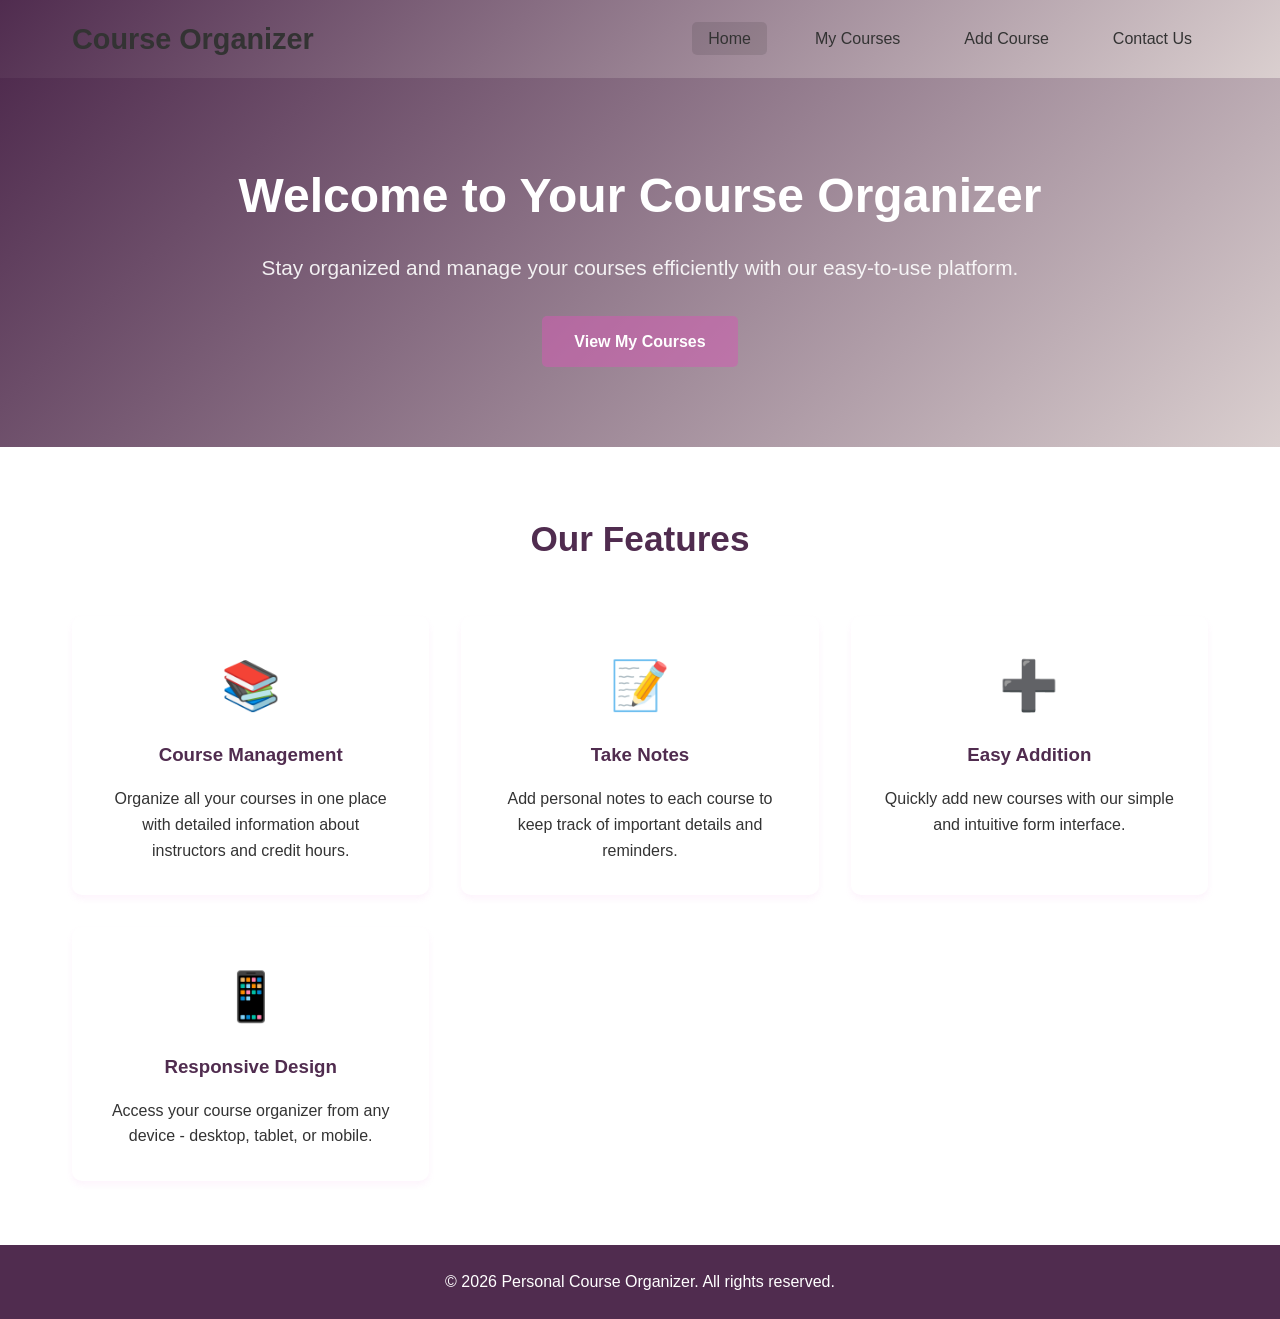
<file: index.html>
<!DOCTYPE html>
<html lang="en">
<head>
    <meta charset="UTF-8">
    <meta name="viewport" content="width=device-width, initial-scale=1.0">
    <title>Personal Course Organizer - Home</title>
    <link rel="stylesheet" href="style.css">
</head>
<body>
    <header>
        <div class="header-content">
            <h1 class="logo">Course Organizer</h1>
            <nav>
                <ul>
                    <li><a href="index.html" class="active">Home</a></li>
                    <li><a href="courses.html">My Courses</a></li>
                    <li><a href="add-course.html">Add Course</a></li>
                    <li><a href="contact.html">Contact Us</a></li>
                </ul>
            </nav>
        </div>
    </header>

    <main>
        <section class="hero">
            <h1>Welcome to Your Course Organizer</h1>
            <p>Stay organized and manage your courses efficiently with our easy-to-use platform.</p>
            <a href="courses.html" class="btn">View My Courses</a>
        </section>

        <section class="features">
            <h2>Our Features</h2>
            <div class="features-grid">
                <div class="feature-card">
                    <div class="icon">📚</div>
                    <h3>Course Management</h3>
                    <p>Organize all your courses in one place with detailed information about instructors and credit hours.</p>
                </div>
                <div class="feature-card">
                    <div class="icon">📝</div>
                    <h3>Take Notes</h3>
                    <p>Add personal notes to each course to keep track of important details and reminders.</p>
                </div>
                <div class="feature-card">
                    <div class="icon">➕</div>
                    <h3>Easy Addition</h3>
                    <p>Quickly add new courses with our simple and intuitive form interface.</p>
                </div>
                <div class="feature-card">
                    <div class="icon">📱</div>
                    <h3>Responsive Design</h3>
                    <p>Access your course organizer from any device - desktop, tablet, or mobile.</p>
                </div>
            </div>
        </section>
    </main>

    <footer>
        <p>&copy; 2026 Personal Course Organizer. All rights reserved.</p>
    </footer>
</body>
</html>
</file>
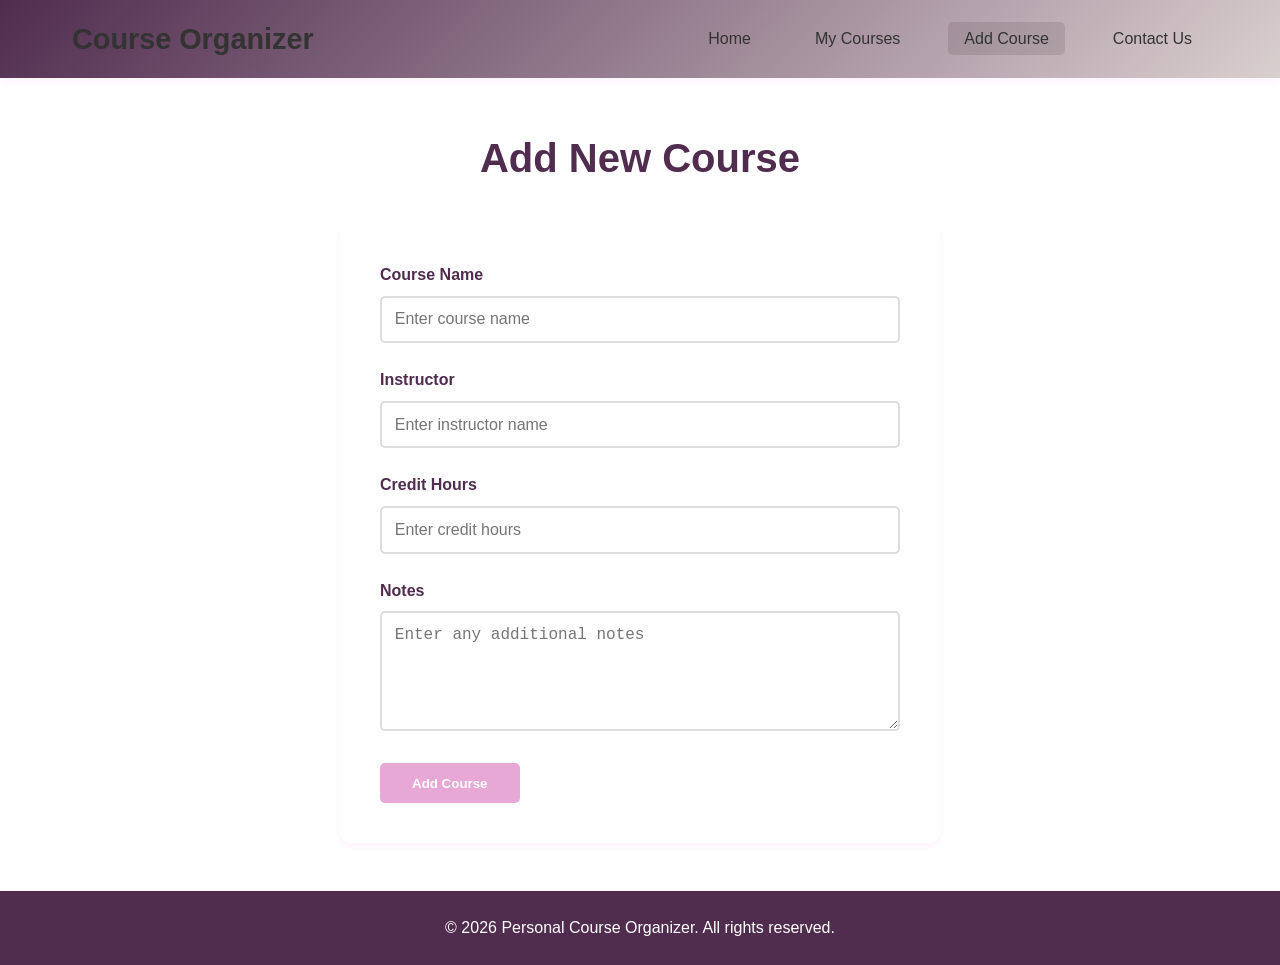
<file: add-course.html>
<!DOCTYPE html>
<html lang="en">
<head>
    <meta charset="UTF-8">
    <meta name="viewport" content="width=device-width, initial-scale=1.0">
    <title>Add Course - Course Organizer</title>
    <link rel="stylesheet" href="style.css">
</head>
<body>
    <header>
        <div class="header-content">
            <h1 class="logo">Course Organizer</h1>
            <nav>
                <ul>
                    <li><a href="index.html">Home</a></li>
                    <li><a href="courses.html">My Courses</a></li>
                    <li><a href="add-course.html" class="active">Add Course</a></li>
                    <li><a href="contact.html">Contact Us</a></li>
                </ul>
            </nav>
        </div>
    </header>

    <main>
        <section class="container">
            <h2 class="page-title">Add New Course</h2>
            <div class="form-container">
                <form action="#" method="post">
                    <div class="form-group">
                        <label for="courseName">Course Name</label>
                        <input type="text" id="courseName" name="courseName" required placeholder="Enter course name">
                    </div>
                    <div class="form-group">
                        <label for="instructor">Instructor</label>
                        <input type="text" id="instructor" name="instructor" required placeholder="Enter instructor name">
                    </div>
                    <div class="form-group">
                        <label for="creditHours">Credit Hours</label>
                        <input type="number" id="creditHours" name="creditHours" min="1" max="6" required placeholder="Enter credit hours">
                    </div>
                    <div class="form-group">
                        <label for="notes">Notes</label>
                        <textarea id="notes" name="notes" placeholder="Enter any additional notes"></textarea>
                    </div>
                    <button type="submit" class="btn">Add Course</button>
                </form>
            </div>
        </section>
    </main>

    <footer>
        <p>&copy; 2026 Personal Course Organizer. All rights reserved.</p>
    </footer>
</body>
</html>
</file>
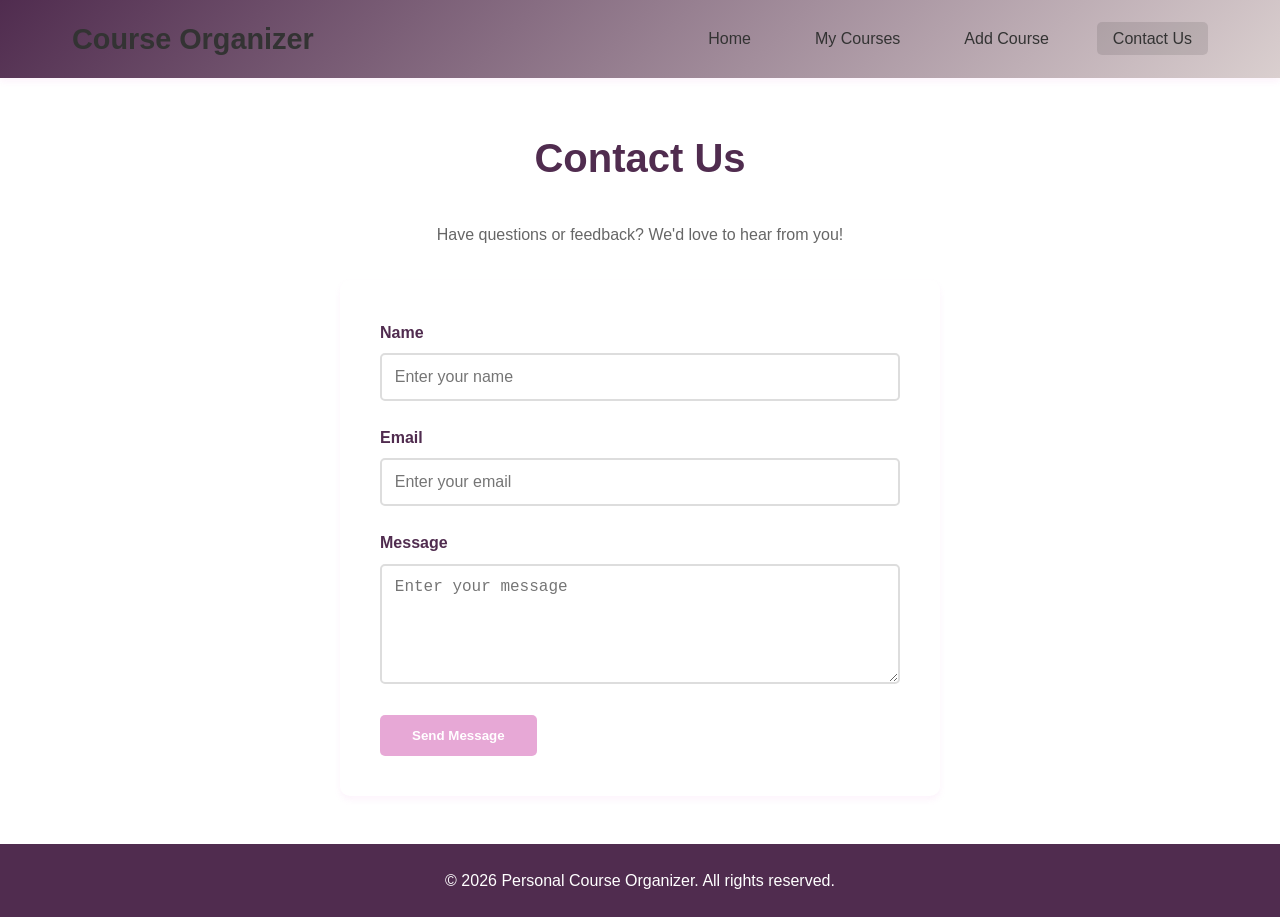
<file: contact.html>
<!DOCTYPE html>
<html lang="en">
<head>
    <meta charset="UTF-8">
    <meta name="viewport" content="width=device-width, initial-scale=1.0">
    <title>Contact Us - Course Organizer</title>
    <link rel="stylesheet" href="style.css">
</head>
<body>
    <header>
        <div class="header-content">
            <h1 class="logo">Course Organizer</h1>
            <nav>
                <ul>
                    <li><a href="index.html">Home</a></li>
                    <li><a href="courses.html">My Courses</a></li>
                    <li><a href="add-course.html">Add Course</a></li>
                    <li><a href="contact.html" class="active">Contact Us</a></li>
                </ul>
            </nav>
        </div>
    </header>

    <main>
        <section class="container">
            <h2 class="page-title">Contact Us</h2>
            <p class="contact-intro">Have questions or feedback? We'd love to hear from you!</p>
            <div class="form-container">
                <form action="#" method="post">
                    <div class="form-group">
                        <label for="name">Name</label>
                        <input type="text" id="name" name="name" required placeholder="Enter your name">
                    </div>
                    <div class="form-group">
                        <label for="email">Email</label>
                        <input type="email" id="email" name="email" required placeholder="Enter your email">
                    </div>
                    <div class="form-group">
                        <label for="message">Message</label>
                        <textarea id="message" name="message" required placeholder="Enter your message"></textarea>
                    </div>
                    <button type="submit" class="btn">Send Message</button>
                </form>
            </div>
        </section>
    </main>

    <footer>
        <p>&copy; 2026 Personal Course Organizer. All rights reserved.</p>
    </footer>
</body>
</html>
</file>
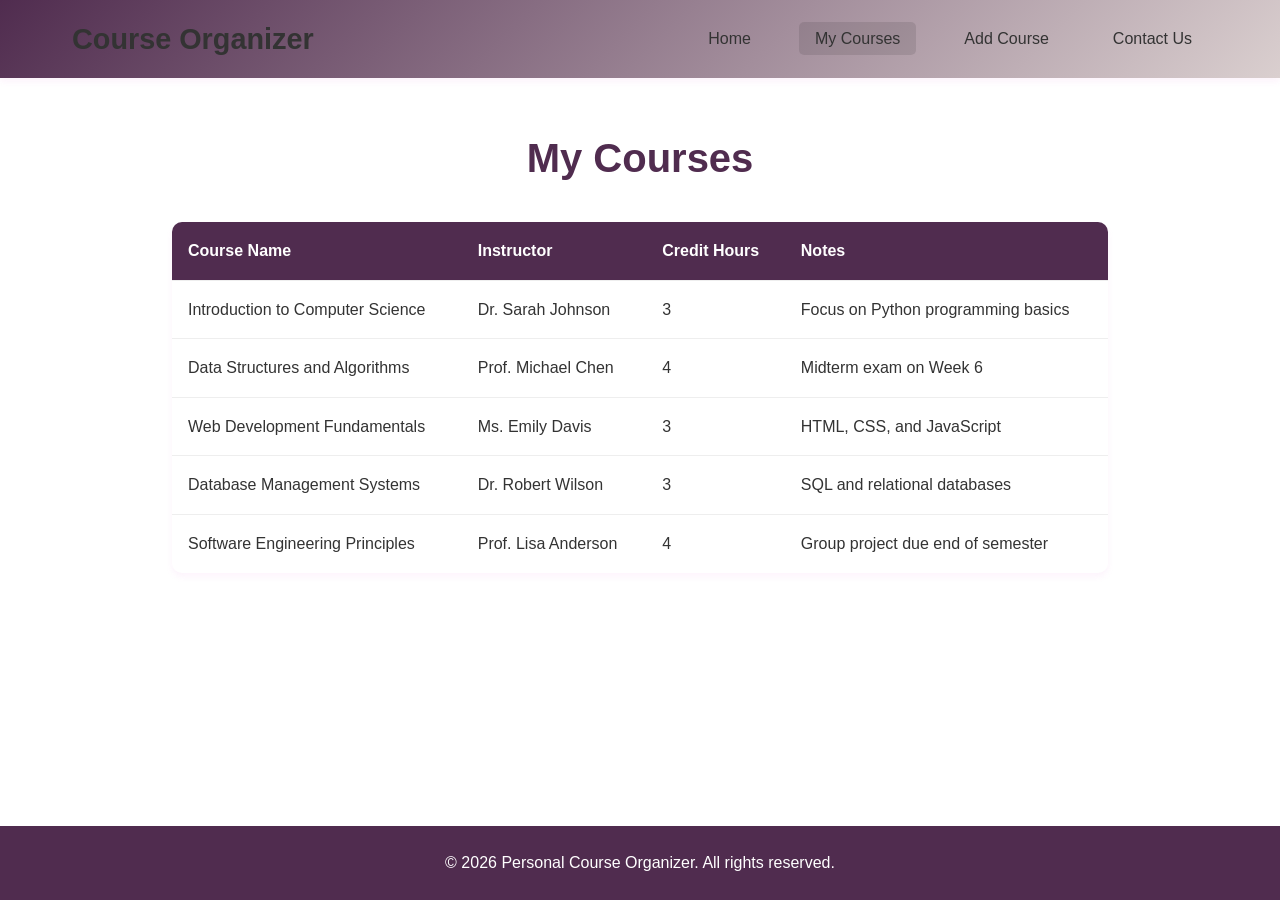
<file: courses.html>
<!DOCTYPE html>
<html lang="en">
<head>
    <meta charset="UTF-8">
    <meta name="viewport" content="width=device-width, initial-scale=1.0">
    <title>My Courses - Course Organizer</title>
    <link rel="stylesheet" href="style.css">
</head>
<body>
    <header>
        <div class="header-content">
            <h1 class="logo">Course Organizer</h1>
            <nav>
                <ul>
                    <li><a href="index.html">Home</a></li>
                    <li><a href="courses.html" class="active">My Courses</a></li>
                    <li><a href="add-course.html">Add Course</a></li>
                    <li><a href="contact.html">Contact Us</a></li>
                </ul>
            </nav>
        </div>
    </header>

    <main>
        <section class="container">
            <h2 class="page-title">My Courses</h2>
            <table class="course-table">
                <thead>
                    <tr>
                        <th>Course Name</th>
                        <th>Instructor</th>
                        <th>Credit Hours</th>
                        <th>Notes</th>
                    </tr>
                </thead>
                <tbody>
                    <tr>
                        <td>Introduction to Computer Science</td>
                        <td>Dr. Sarah Johnson</td>
                        <td>3</td>
                        <td>Focus on Python programming basics</td>
                    </tr>
                    <tr>
                        <td>Data Structures and Algorithms</td>
                        <td>Prof. Michael Chen</td>
                        <td>4</td>
                        <td>Midterm exam on Week 6</td>
                    </tr>
                    <tr>
                        <td>Web Development Fundamentals</td>
                        <td>Ms. Emily Davis</td>
                        <td>3</td>
                        <td>HTML, CSS, and JavaScript</td>
                    </tr>
                    <tr>
                        <td>Database Management Systems</td>
                        <td>Dr. Robert Wilson</td>
                        <td>3</td>
                        <td>SQL and relational databases</td>
                    </tr>
                    <tr>
                        <td>Software Engineering Principles</td>
                        <td>Prof. Lisa Anderson</td>
                        <td>4</td>
                        <td>Group project due end of semester</td>
                    </tr>
                </tbody>
            </table>
        </section>
    </main>

    <footer>
        <p>&copy; 2026 Personal Course Organizer. All rights reserved.</p>
    </footer>
</body>
</html>
</file>
<file: style.css>
* {
    margin: 0;
    padding: 0;
    box-sizing: border-box;
}

:root {
    --primary-color: #502c4f;
    --secondary-color: #dacfcf;
    --accent-color: #d15cb287;
    --text-color: #333;
    --light-bg: #ecf0f1;
    --white: #ffffff;
    --shadow: 0 4px 6px rgba(230, 137, 222, 0.092);
    --transition: all 0.3s ease;
}

body {
    font-family: 'Segoe UI', Tahoma, Geneva, Verdana, sans-serif;
    line-height: 1.6;
    color: var(--text-color);
    background-color: #ffffff;
    display: flex;
    flex-direction: column;
    min-height: 100vh;
}

header {
    background: linear-gradient(135deg, var(--primary-color), var(--secondary-color));
    color: var(--black);
    padding: 1rem 0;
    box-shadow: var(--shadow);
}

.header-content {
    max-width: 1200px;
    margin: 0 auto;
    display: flex;
    justify-content: space-between;
    align-items: center;
    padding: 0 2rem;
}

.logo {
    font-size: 1.8rem;
    font-weight: 700;
}

nav ul {
    display: flex;
    list-style: none;
    gap: 2rem;
}

nav ul li a {
    color: var(--black);
    text-decoration: none;
    font-weight: 500;
    padding: 0.5rem 1rem;
    border-radius: 5px;
    transition: var(--transition);
}

nav ul li a:hover,
nav ul li a.active {
    background-color: rgba(0, 0, 0, 0.1);
    transform: translateY(-2px);
}

main {
    flex: 1;
}

.hero {
    background: linear-gradient(135deg, var(--primary-color), var(--secondary-color));
    color: var(--white);
    text-align: center;
    padding: 5rem 2rem;
}

.hero h1 {
    font-size: 3rem;
    margin-bottom: 1rem;
}

.hero p {
    font-size: 1.3rem;
    margin-bottom: 2rem;
    opacity: 0.9;
}

.btn {
    display: inline-block;
    background-color: var(--accent-color);
    color: var(--white);
    padding: 0.8rem 2rem;
    text-decoration: none;
    border-radius: 5px;
    font-weight: 600;
    transition: var(--transition);
    border: none;
    cursor: pointer;
}

.btn:hover {
    background-color: #862d76;
    transform: translateY(-3px);
    box-shadow: 0 6px 12px rgba(0, 0, 0, 0.2);
}

.features {
    max-width: 1200px;
    margin: 4rem auto;
    padding: 0 2rem;
}

.features h2 {
    text-align: center;
    font-size: 2.2rem;
    margin-bottom: 3rem;
    color: var(--primary-color);
}

.features-grid {
    display: grid;
    grid-template-columns: repeat(auto-fit, minmax(280px, 1fr));
    gap: 2rem;
}

.feature-card {
    background: var(--white);
    padding: 2rem;
    border-radius: 10px;
    box-shadow: var(--shadow);
    text-align: center;
    transition: var(--transition);
}

.feature-card:hover {
    transform: translateY(-10px);
    box-shadow: 0 8px 20px rgba(0, 0, 0, 0.15);
}

.feature-card .icon {
    font-size: 3rem;
    margin-bottom: 1rem;
}

.feature-card h3 {
    margin-bottom: 1rem;
    color: var(--primary-color);
}

footer {
    background-color: var(--primary-color);
    color: var(--white);
    text-align: center;
    padding: 1.5rem;
    margin-top: auto;
}

.container {
    max-width: 1000px;
    margin: 3rem auto;
    padding: 0 2rem;
}

.page-title {
    text-align: center;
    font-size: 2.5rem;
    color: var(--primary-color);
    margin-bottom: 2rem;
}

.course-table {
    width: 100%;
    border-collapse: collapse;
    background: var(--white);
    border-radius: 10px;
    overflow: hidden;
    box-shadow: var(--shadow);
}

.course-table th,
.course-table td {
    padding: 1rem;
    text-align: left;
    border-bottom: 1px solid #eee;
}

.course-table th {
    background-color: var(--primary-color);
    color: var(--white);
    font-weight: 600;
}

.course-table tr {
    transition: var(--transition);
}

.course-table tbody tr:hover {
    background-color: #f1f8ff;
    transform: scale(1.01);
}

.course-table tbody tr:last-child td {
    border-bottom: none;
}

.form-group {
    margin-bottom: 1.5rem;
}

.form-group label {
    display: block;
    margin-bottom: 0.5rem;
    font-weight: 600;
    color: var(--primary-color);
}

.form-group input,
.form-group textarea {
    width: 100%;
    padding: 0.8rem;
    border: 2px solid #ddd;
    border-radius: 5px;
    font-size: 1rem;
    transition: var(--transition);
}

.form-group input:focus,
.form-group textarea:focus {
    outline: none;
    border-color: var(--secondary-color);
    box-shadow: 0 0 5px rgba(52, 152, 219, 0.3);
}

.form-group textarea {
    min-height: 120px;
    resize: vertical;
}

.form-container {
    background: var(--white);
    padding: 2.5rem;
    border-radius: 10px;
    box-shadow: var(--shadow);
    max-width: 600px;
    margin: 0 auto;
}

.contact-intro {
    text-align: center;
    margin-bottom: 2rem;
    color: #666;
}

@media (max-width: 768px) {
    .header-content {
        flex-direction: column;
        gap: 1rem;
    }

    nav ul {
        flex-wrap: wrap;
        justify-content: center;
        gap: 1rem;
    }

    .hero h1 {
        font-size: 2rem;
    }

    .hero p {
        font-size: 1rem;
    }

    .course-table {
        font-size: 0.9rem;
    }

    .course-table th,
    .course-table td {
        padding: 0.7rem 0.5rem;
    }
}
</file>
